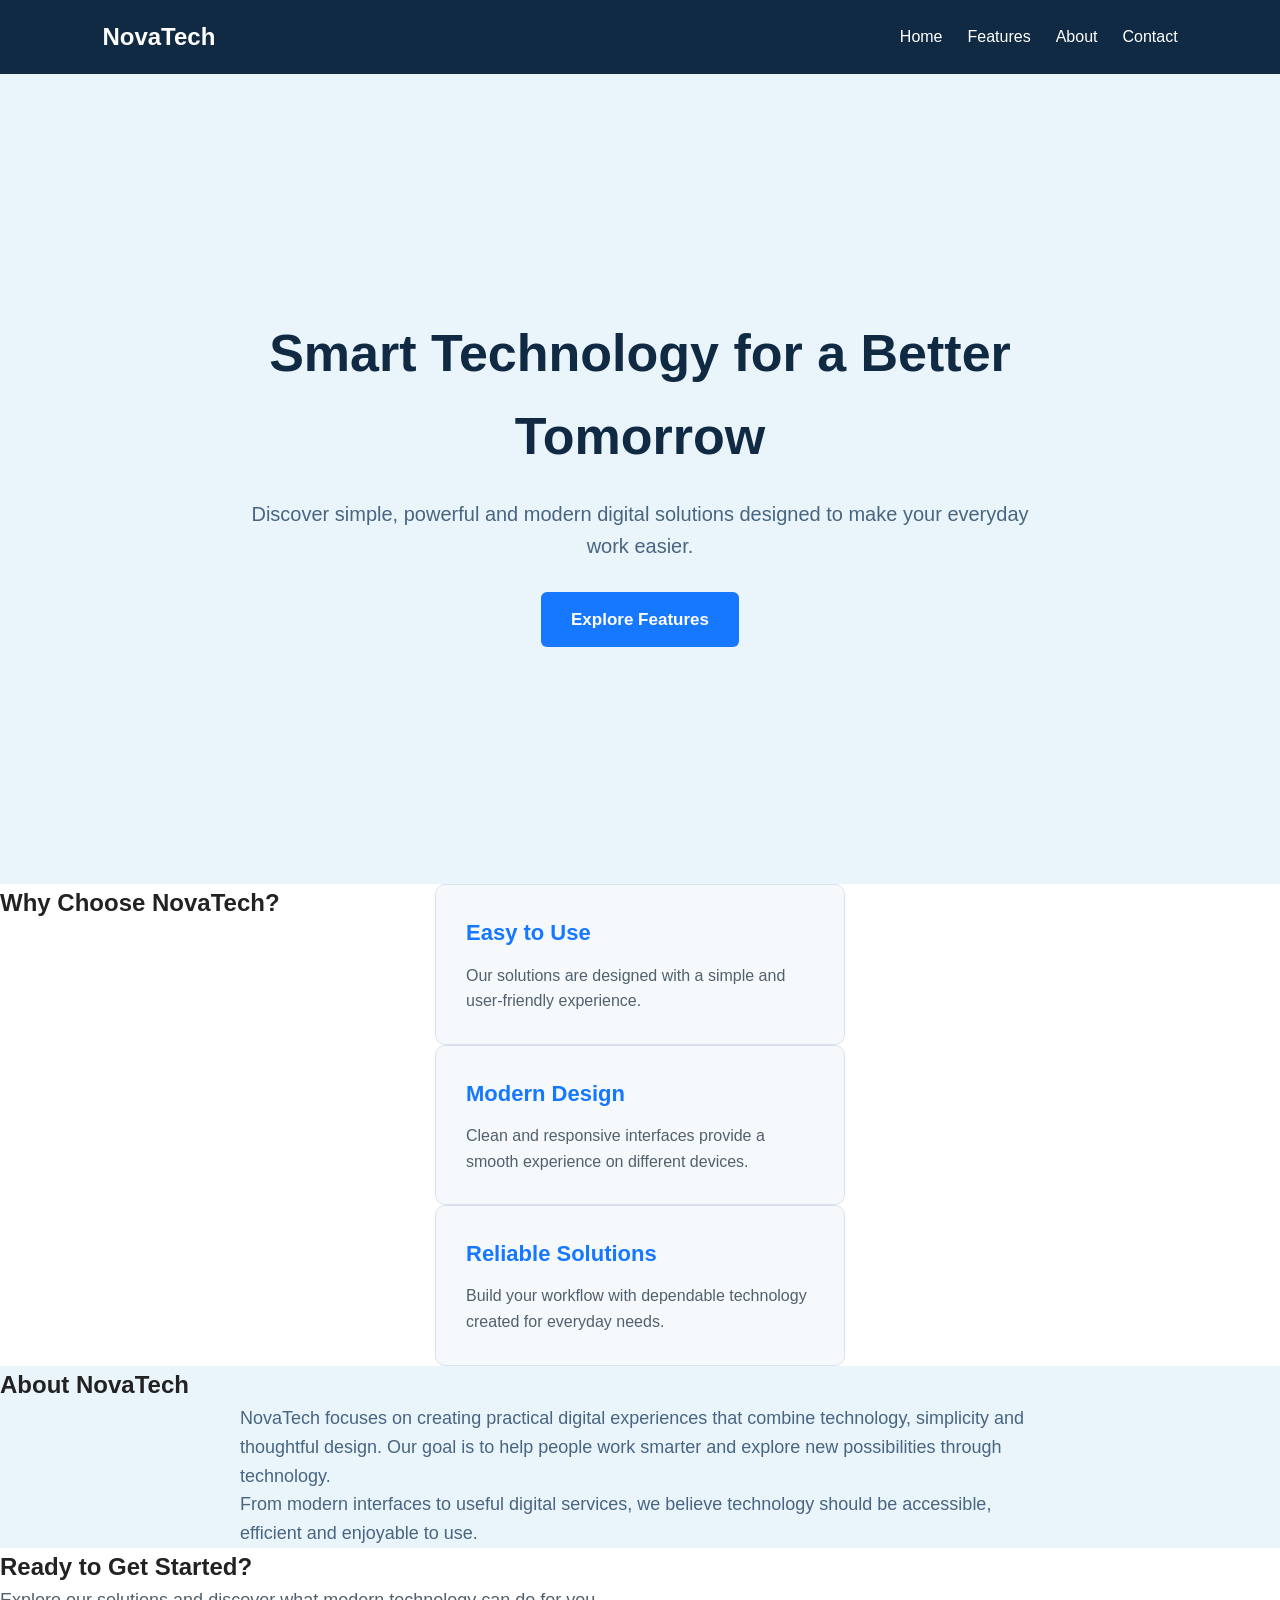
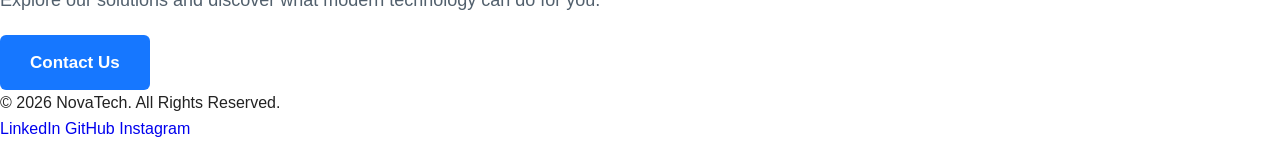
<file: index.html>
<!DOCTYPE html>
<html lang="en">
<head>
    <meta charset="UTF-8">
    <meta name="viewport" content="width=device-width, initial-scale=1.0">
    <title>NovaTech - Smart Solutions</title>

    <link rel="stylesheet" href="style.css">
</head>

<body>

    <!-- Navigation Bar -->
    <header>
        <nav class="navbar">
            <div class="logo">NovaTech</div>

            <ul class="nav-links">
                <li><a href="#home">Home</a></li>
                <li><a href="#features">Features</a></li>
                <li><a href="#about">About</a></li>
                <li><a href="#contact">Contact</a></li>
            </ul>
        </nav>
    </header>

    <!-- Hero Section -->
    <section id="home" class="hero">
        <div class="hero-content">
            <h1>Smart Technology for a Better Tomorrow</h1>

            <p>
                Discover simple, powerful and modern digital solutions
                designed to make your everyday work easier.
            </p>

            <a href="#features" class="cta-button">Explore Features</a>
        </div>
    </section>

    <!-- Features Section -->
    <section id="features" class="features">
        <h2>Why Choose NovaTech?</h2>

        <div class="feature-container">

            <div class="feature-card">
                <h3>Easy to Use</h3>
                <p>
                    Our solutions are designed with a simple and
                    user-friendly experience.
                </p>
            </div>

            <div class="feature-card">
                <h3>Modern Design</h3>
                <p>
                    Clean and responsive interfaces provide a smooth
                    experience on different devices.
                </p>
            </div>

            <div class="feature-card">
                <h3>Reliable Solutions</h3>
                <p>
                    Build your workflow with dependable technology
                    created for everyday needs.
                </p>
            </div>

        </div>
    </section>

    <!-- About Section -->
    <section id="about" class="about">
        <div class="about-content">
            <h2>About NovaTech</h2>

            <p>
                NovaTech focuses on creating practical digital experiences
                that combine technology, simplicity and thoughtful design.
                Our goal is to help people work smarter and explore new
                possibilities through technology.
            </p>

            <p>
                From modern interfaces to useful digital services,
                we believe technology should be accessible, efficient
                and enjoyable to use.
            </p>
        </div>
    </section>

    <!-- Contact Section -->
    <section id="contact" class="contact">
        <h2>Ready to Get Started?</h2>

        <p>
            Explore our solutions and discover what modern technology
            can do for you.
        </p>

        <a href="mailto:contact@novatech.example" class="cta-button">
            Contact Us
        </a>
    </section>

    <!-- Footer -->
    <footer>
        <p>© 2026 NovaTech. All Rights Reserved.</p>

        <div class="social-links">
            <a href="#">LinkedIn</a>
            <a href="#">GitHub</a>
            <a href="#">Instagram</a>
        </div>
    </footer>

</body>
</html>
</file>
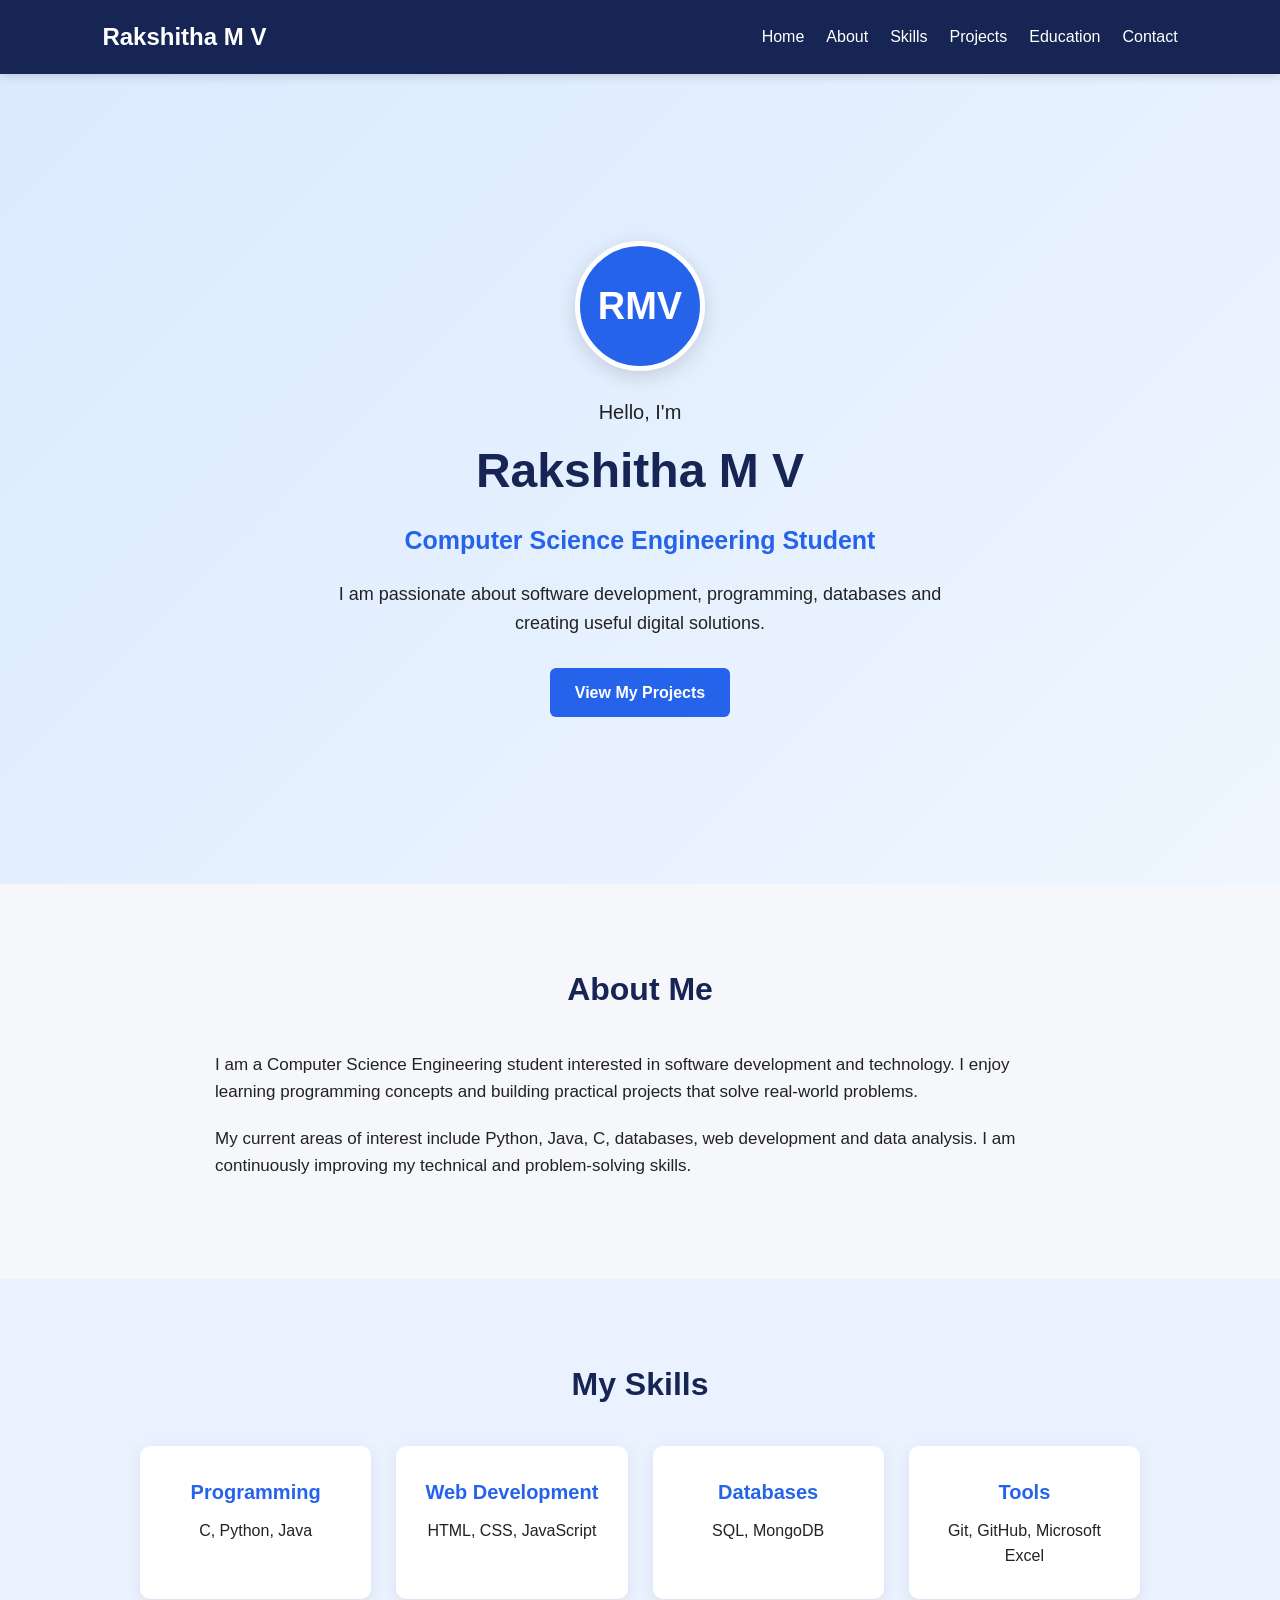
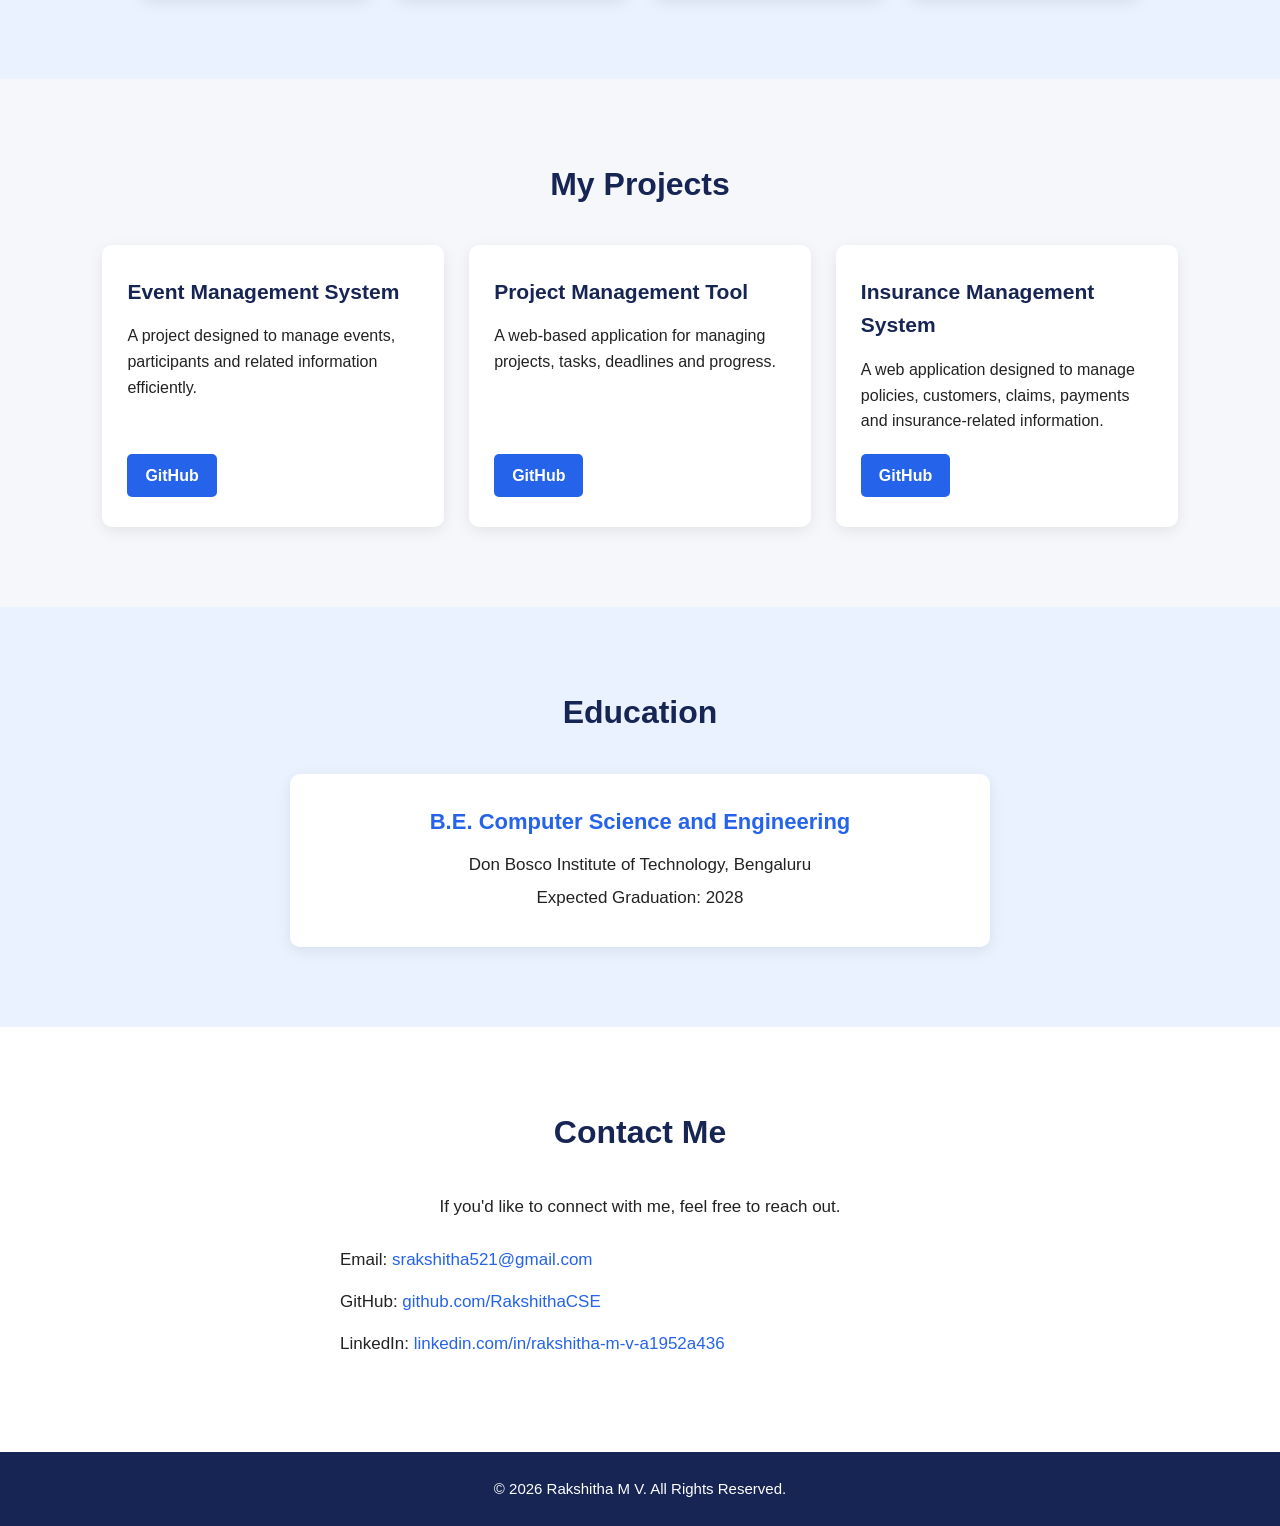
<file: WebDevelopment-Level1-Task2-PersonalPortfolio/index.html>
<!DOCTYPE html>
<html lang="en">
<head>
    <meta charset="UTF-8">
    <meta name="viewport" content="width=device-width, initial-scale=1.0">
    <title>Rakshitha M V | Personal Portfolio</title>
    <link rel="stylesheet" href="style.css">
</head>

<body>

    <!-- Navigation -->
    <header class="navbar">
        <div class="logo">Rakshitha M V</div>

        <nav>
            <ul class="nav-links">
                <li><a href="#home">Home</a></li>
                <li><a href="#about">About</a></li>
                <li><a href="#skills">Skills</a></li>
                <li><a href="#projects">Projects</a></li>
                <li><a href="#education">Education</a></li>
                <li><a href="#contact">Contact</a></li>
            </ul>
        </nav>
    </header>


    <!-- Home / Hero Section -->
    <section id="home" class="hero">

        <div class="hero-content">

            <!-- Avatar Placeholder -->
            <div class="profile-avatar">RMV</div>

            <p class="intro">Hello, I'm</p>

            <h1>Rakshitha M V</h1>

            <h2>Computer Science Engineering Student</h2>

            <p class="hero-description">
                I am passionate about software development, programming,
                databases and creating useful digital solutions.
            </p>

            <a href="#projects" class="button">
                View My Projects
            </a>

        </div>

    </section>


    <!-- About Section -->
    <section id="about" class="section">

        <h2>About Me</h2>

        <div class="about-content">

            <p>
                I am a Computer Science Engineering student interested in
                software development and technology. I enjoy learning
                programming concepts and building practical projects that
                solve real-world problems.
            </p>

            <p>
                My current areas of interest include Python, Java, C,
                databases, web development and data analysis. I am continuously
                improving my technical and problem-solving skills.
            </p>

        </div>

    </section>


    <!-- Skills Section -->
    <section id="skills" class="section skills-section">

        <h2>My Skills</h2>

        <div class="skills-grid">

            <div class="skill-card">
                <h3>Programming</h3>
                <p>C, Python, Java</p>
            </div>

            <div class="skill-card">
                <h3>Web Development</h3>
                <p>HTML, CSS, JavaScript</p>
            </div>

            <div class="skill-card">
                <h3>Databases</h3>
                <p>SQL, MongoDB</p>
            </div>

            <div class="skill-card">
                <h3>Tools</h3>
                <p>Git, GitHub, Microsoft Excel</p>
            </div>

        </div>

    </section>


    <!-- Projects Section -->
    <section id="projects" class="section">

        <h2>My Projects</h2>

        <div class="projects-grid">


            <!-- Project 1 -->
            <div class="project-card">

                <h3>Event Management System</h3>

                <p>
                    A project designed to manage events, participants and
                    related information efficiently.
                </p>

                <a href="https://github.com/RakshithaCSE"class="project-link">
                    GitHub
                </a>

            </div>


            <!-- Project 2 -->
            <div class="project-card">

                <h3>Project Management Tool</h3>

                <p>
                    A web-based application for managing projects, tasks,
                    deadlines and progress.
                </p>

                <a href="https://github.com/RakshithaCSE"class="project-link">
                    GitHub
                </a>

            </div>


            <!-- Project 3 -->
            <div class="project-card">

                <h3>Insurance Management System</h3>

                <p>
                    A web application designed to manage policies, customers,
                    claims, payments and insurance-related information.
                </p>

                <a href="https://github.com/RakshithaCSE" class="project-link">
                    GitHub
                </a>

            </div>

        </div>

    </section>


    <!-- Education Section -->
    <section id="education" class="section education-section">

        <h2>Education</h2>

        <div class="education-card">

            <h3>B.E. Computer Science and Engineering</h3>

            <p>
                Don Bosco Institute of Technology, Bengaluru
            </p>

            <p>
                Expected Graduation: 2028
            </p>

        </div>

    </section>


    <!-- Contact Section -->
    <section id="contact" class="section contact-section">

        <h2>Contact Me</h2>

        <p>
            If you'd like to connect with me, feel free to reach out.
        </p>

        <div class="contact-info">

            <p>
                Email:
                <a href="mailto:srakshitha521@gmail.com">
                    srakshitha521@gmail.com
                </a>
            </p>

            <p>
                GitHub:
                <a href="https://github.com/RakshithaCSE" target="_blank">
                    github.com/RakshithaCSE
                </a>
            </p>

            <p>
                LinkedIn:
                <a
                    href="https://www.linkedin.com/in/rakshitha-m-v-a1952a436/"
                    target="_blank">
                    linkedin.com/in/rakshitha-m-v-a1952a436
                </a>
            </p>

        </div>

    </section>


    <!-- Footer -->
    <footer class="footer">

        <p>
            © 2026 Rakshitha M V. All Rights Reserved.
        </p>

    </footer>

</body>
</html>
</file>
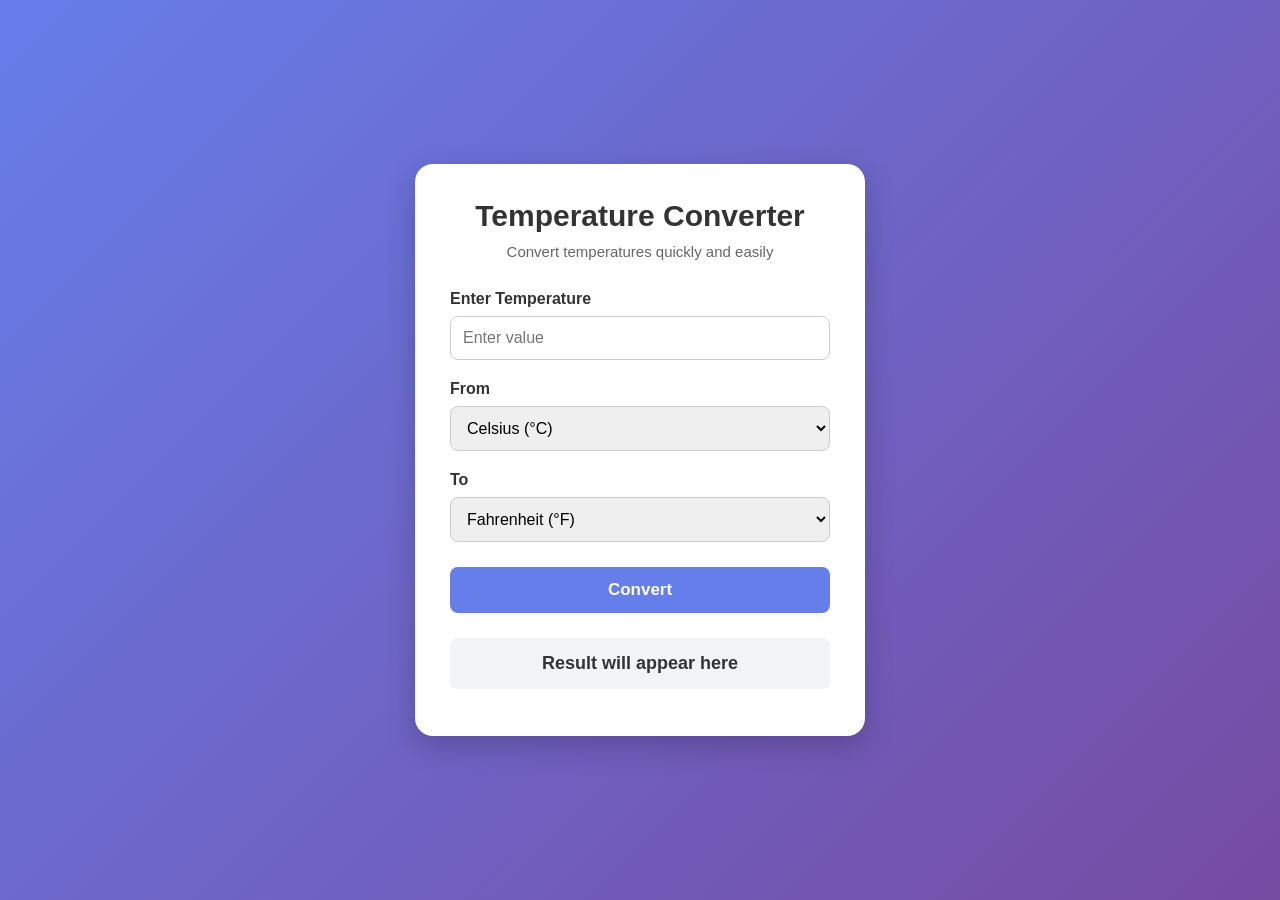
<file: WebDevelopment-Level1-Task3-TemperatureConverter/index.html>
<!DOCTYPE html>
<html lang="en">
<head>
    <meta charset="UTF-8">
    <meta name="viewport" content="width=device-width, initial-scale=1.0">
    <title>Temperature Converter</title>
    <link rel="stylesheet" href="style.css">
</head>
<body>

    <div class="converter">
        <h1>Temperature Converter</h1>
        <p class="subtitle">Convert temperatures quickly and easily</p>

        <div class="input-group">
            <label for="temperature">Enter Temperature</label>
            <input type="number" id="temperature" placeholder="Enter value">
        </div>

        <div class="input-group">
            <label for="fromUnit">From</label>
            <select id="fromUnit">
                <option value="celsius">Celsius (°C)</option>
                <option value="fahrenheit">Fahrenheit (°F)</option>
                <option value="kelvin">Kelvin (K)</option>
            </select>
        </div>

        <div class="input-group">
            <label for="toUnit">To</label>
            <select id="toUnit">
                <option value="fahrenheit">Fahrenheit (°F)</option>
                <option value="celsius">Celsius (°C)</option>
                <option value="kelvin">Kelvin (K)</option>
            </select>
        </div>

        <button id="convertBtn">Convert</button>

        <div id="result" class="result">
            Result will appear here
        </div>

        <p id="error" class="error"></p>
    </div>

    <script src="script.js"></script>
</body>
</html>
</file>
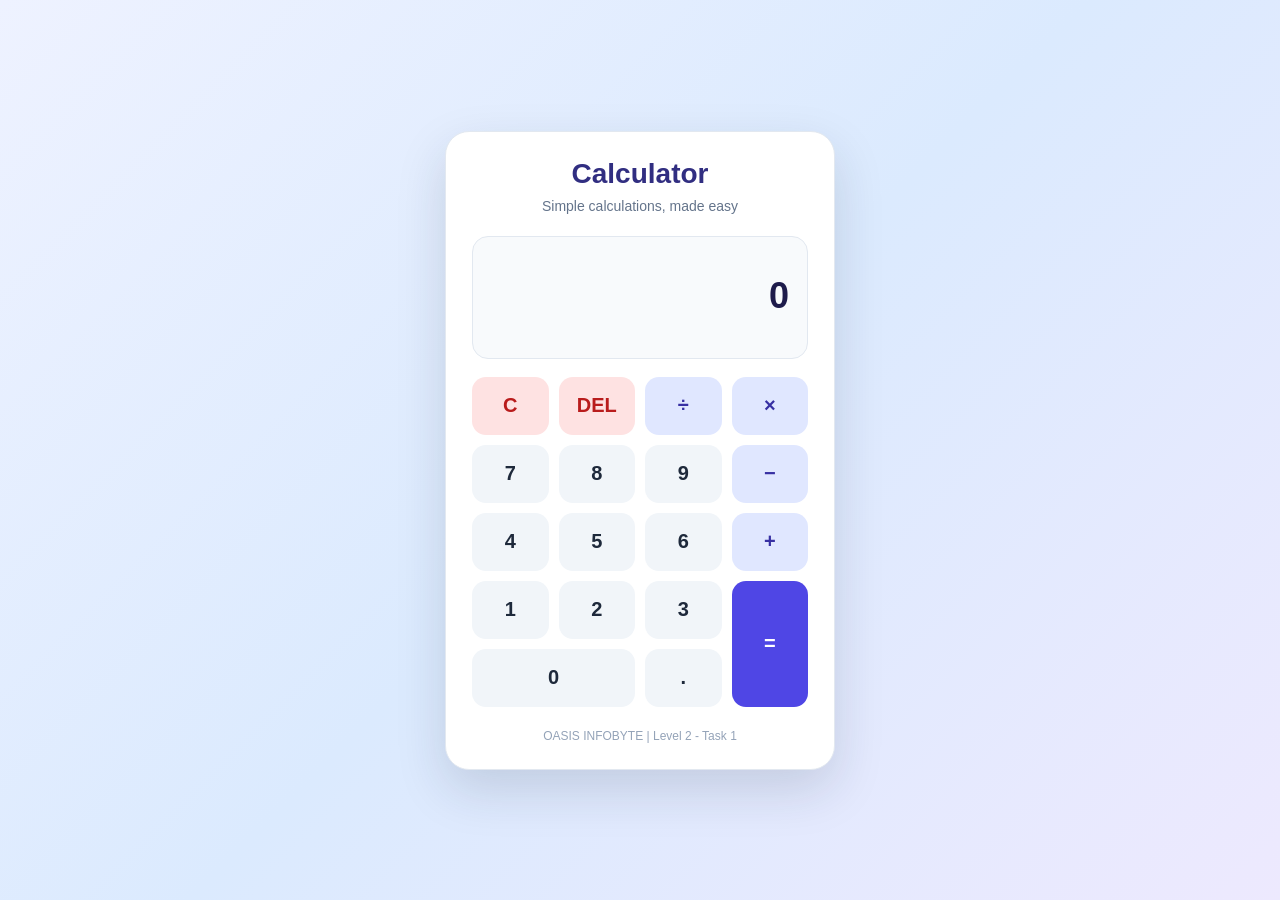
<file: WebDevelopment-Level2-Task1-Calculator/index.html>
<!DOCTYPE html>
<html lang="en">
<head>
    <meta charset="UTF-8">
    <meta name="viewport" content="width=device-width, initial-scale=1.0">
    <title>Calculator | OASIS INFOBYTE</title>
    <link rel="stylesheet" href="style.css">
    <script src="script.js" defer></script>
</head>
<body>

    <main class="calculator">
        <header class="calculator-header">
            <h1>Calculator</h1>
            <p>Simple calculations, made easy</p>
        </header>

        <section class="calculator-screen" aria-label="Calculator display">
            <div id="expression" class="expression" aria-live="polite"></div>
            <output id="display" class="display" aria-live="polite">0</output>
            <p id="message" class="message" role="status"></p>
        </section>

        <section class="buttons" aria-label="Calculator buttons">
            <button type="button" class="utility" data-action="clear">C</button>
            <button type="button" class="utility" data-action="delete" aria-label="Backspace">DEL</button>
            <button type="button" class="operator" data-value="/">÷</button>
            <button type="button" class="operator" data-value="*">×</button>

            <button type="button" data-value="7">7</button>
            <button type="button" data-value="8">8</button>
            <button type="button" data-value="9">9</button>
            <button type="button" class="operator" data-value="-">−</button>

            <button type="button" data-value="4">4</button>
            <button type="button" data-value="5">5</button>
            <button type="button" data-value="6">6</button>
            <button type="button" class="operator" data-value="+">+</button>

            <button type="button" data-value="1">1</button>
            <button type="button" data-value="2">2</button>
            <button type="button" data-value="3">3</button>
            <button type="button" class="equals" data-action="calculate">=</button>

            <button type="button" class="zero" data-value="0">0</button>
            <button type="button" data-action="decimal">.</button>
        </section>

        <footer class="calculator-footer">
            <p>OASIS INFOBYTE | Level 2 - Task 1</p>
        </footer>
    </main>

</body>
</html>
</file>
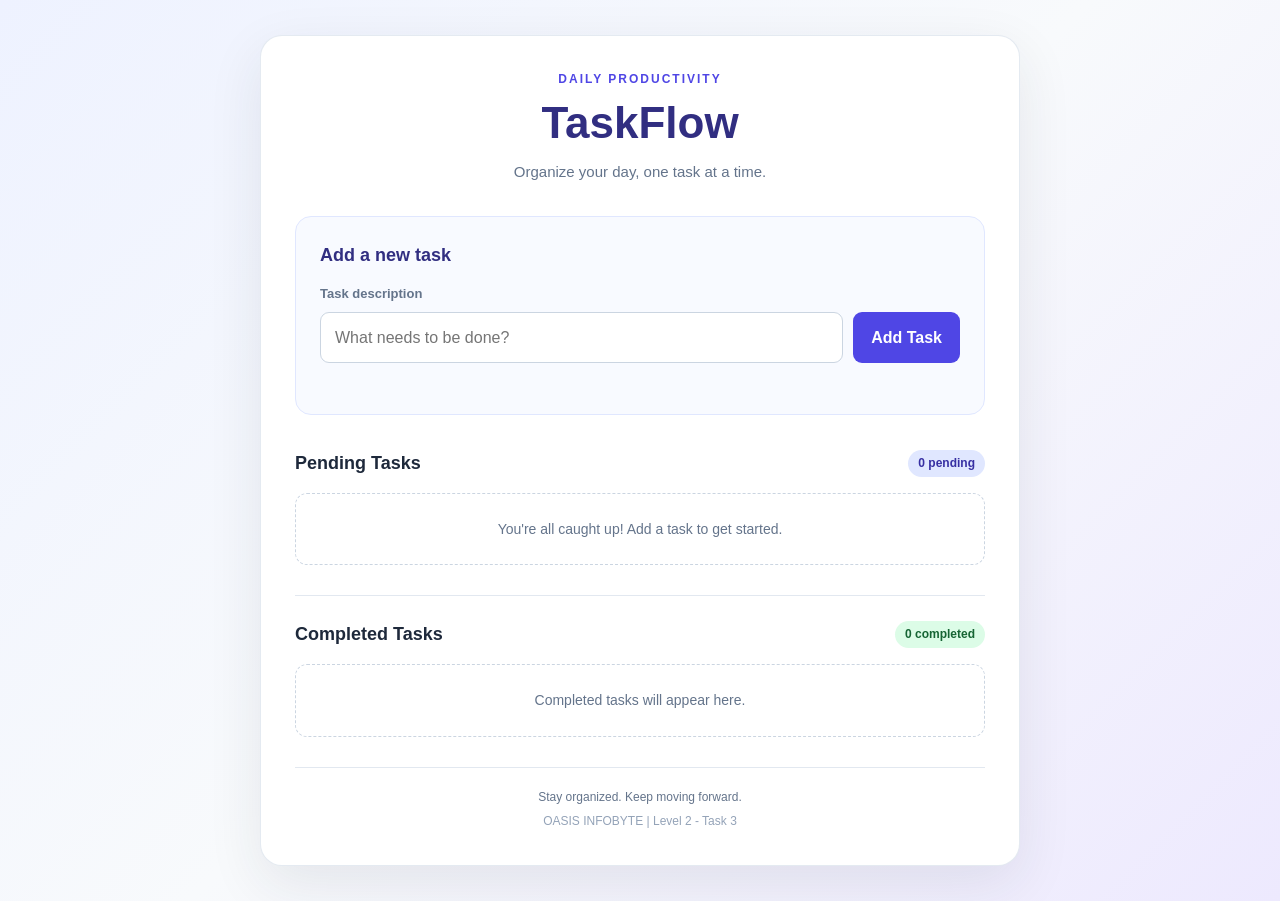
<file: WebDevelopment-Level2-Task3-ToDoApp/index.html>
<!DOCTYPE html>
<html lang="en">
<head>
    <meta charset="UTF-8">
    <meta name="viewport" content="width=device-width, initial-scale=1.0">
    <meta name="description" content="A simple and responsive task manager.">
    <title>TaskFlow | To-Do App</title>
    <link rel="stylesheet" href="style.css">
    <script src="script.js" defer></script>
</head>
<body>

    <main class="app-container">
        <header class="app-header">
            <p class="eyebrow">DAILY PRODUCTIVITY</p>
            <h1>TaskFlow</h1>
            <p class="subtitle">Organize your day, one task at a time.</p>
        </header>

        <section class="add-task-section" aria-labelledby="add-heading">
            <h2 id="add-heading">Add a new task</h2>

            <form id="taskForm">
                <label for="taskInput">Task description</label>
                <div class="input-row">
                    <input
                        type="text"
                        id="taskInput"
                        placeholder="What needs to be done?"
                        maxlength="200"
                        autocomplete="off"
                        required
                    >
                    <button type="submit" id="addTaskBtn">Add Task</button>
                </div>
                <p id="formMessage" class="form-message" role="status"></p>
            </form>
        </section>

        <section class="task-section" aria-labelledby="pending-heading">
            <div class="section-title">
                <h2 id="pending-heading">Pending Tasks</h2>
                <span id="pendingCount" class="count-badge">0 pending</span>
            </div>

            <ul id="pendingList" class="task-list" aria-label="Pending tasks"></ul>

            <p id="pendingEmpty" class="empty-state">
                You're all caught up! Add a task to get started.
            </p>
        </section>

        <section class="task-section completed-section"
                 aria-labelledby="completed-heading">
            <div class="section-title">
                <h2 id="completed-heading">Completed Tasks</h2>
                <span id="completedCount" class="count-badge completed-badge">
                    0 completed
                </span>
            </div>

            <ul id="completedList" class="task-list"
                aria-label="Completed tasks"></ul>

            <p id="completedEmpty" class="empty-state">
                Completed tasks will appear here.
            </p>
        </section>

        <footer class="app-footer">
            <p>Stay organized. Keep moving forward.</p>
            <p>OASIS INFOBYTE | Level 2 - Task 3</p>
        </footer>
    </main>

</body>
</html>
</file>
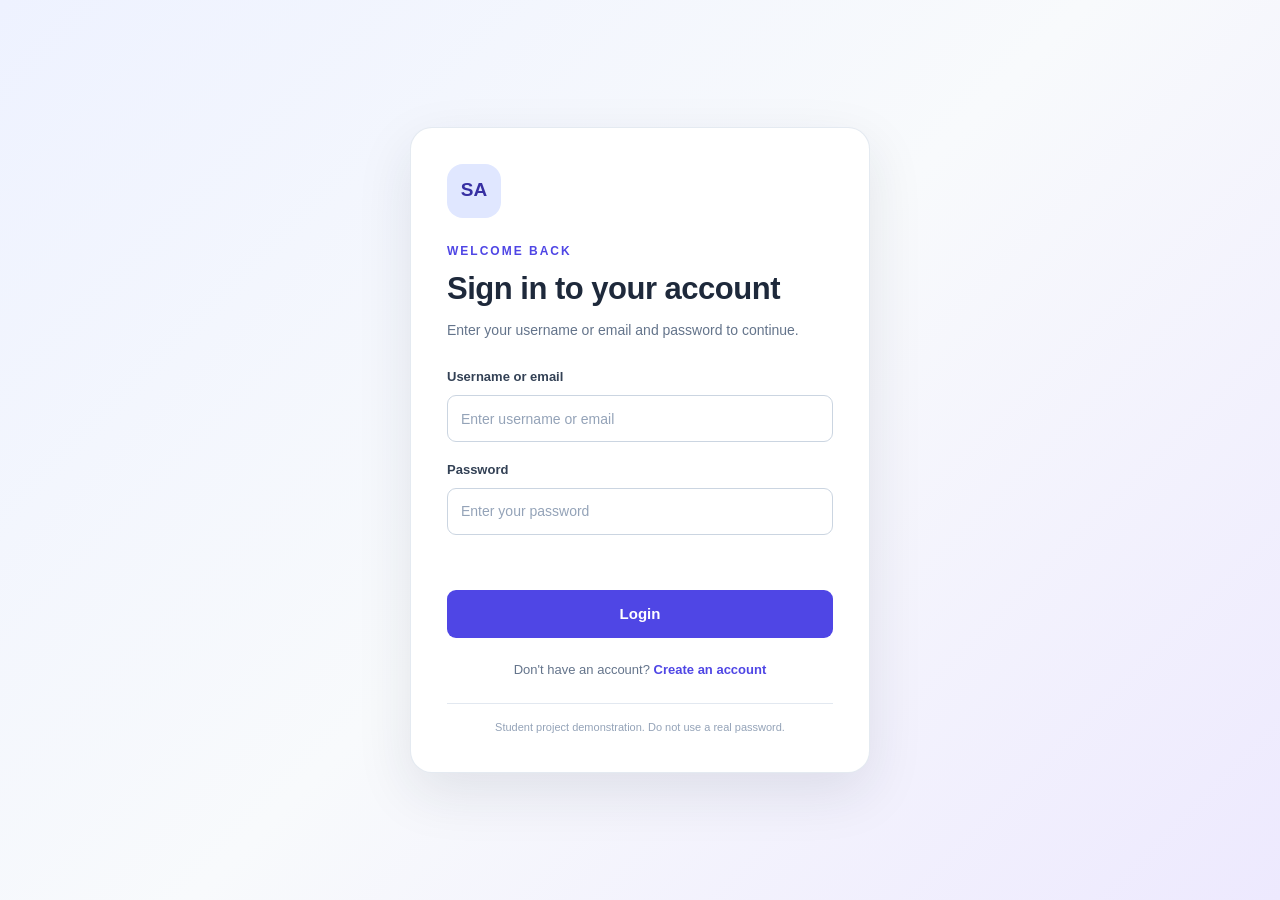
<file: WebDevelopment-Level2-Task4-LoginAuthentication/index.html>
<!DOCTYPE html>
<html lang="en">
<head>
    <meta charset="UTF-8">
    <meta name="viewport" content="width=device-width, initial-scale=1.0">
    <meta name="description" content="Login to your account in the authentication demo.">
    <title>Login | SecureAccess</title>
    <link rel="stylesheet" href="style.css">
    <script src="script.js" defer></script>
</head>
<body data-page="login">

    <main class="auth-container">
        <section class="auth-card">
            <div class="brand-mark" aria-hidden="true">SA</div>

            <p class="eyebrow">WELCOME BACK</p>
            <h1>Sign in to your account</h1>
            <p class="subtitle">
                Enter your username or email and password to continue.
            </p>

            <form id="loginForm" novalidate>
                <div class="form-group">
                    <label for="loginIdentifier">Username or email</label>
                    <input
                        type="text"
                        id="loginIdentifier"
                        name="identifier"
                        placeholder="Enter username or email"
                        autocomplete="username"
                        required
                    >
                </div>

                <div class="form-group">
                    <label for="loginPassword">Password</label>
                    <input
                        type="password"
                        id="loginPassword"
                        name="password"
                        placeholder="Enter your password"
                        autocomplete="current-password"
                        required
                    >
                </div>

                <p id="loginMessage" class="form-message" role="status"
                   aria-live="polite"></p>

                <button type="submit" class="primary-button">
                    Login
                </button>
            </form>

            <p class="switch-page">
                Don't have an account?
                <a href="register.html">Create an account</a>
            </p>

            <p class="demo-notice">
                Student project demonstration. Do not use a real password.
            </p>
        </section>
    </main>

</body>
</html>
</file>
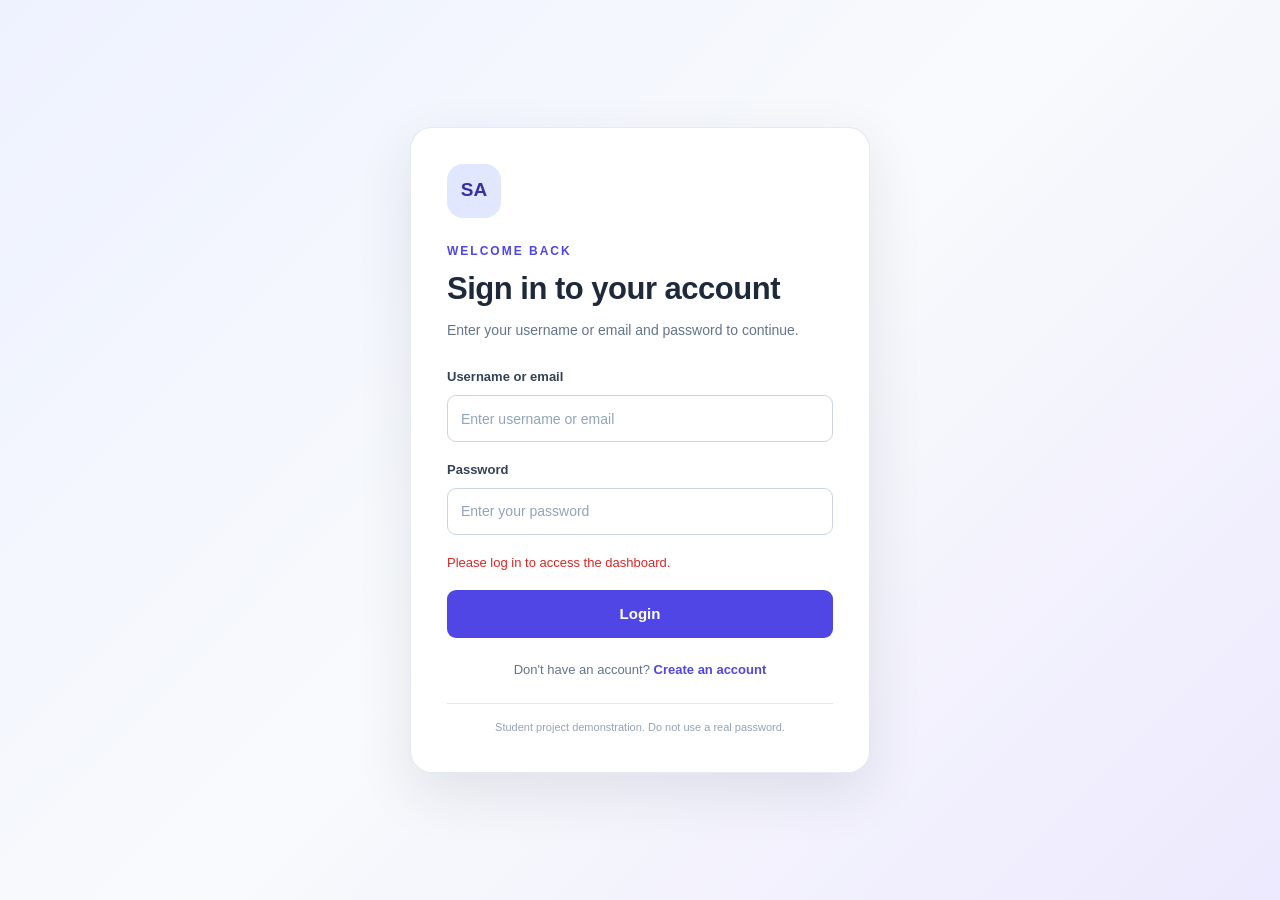
<file: WebDevelopment-Level2-Task4-LoginAuthentication/dashboard.html>
<!DOCTYPE html>
<html lang="en">
<head>
    <meta charset="UTF-8">
    <meta name="viewport" content="width=device-width, initial-scale=1.0">
    <meta name="description" content="SecureAccess demo dashboard.">
    <title>Dashboard | SecureAccess</title>
    <link rel="stylesheet" href="style.css">
    <script src="script.js" defer></script>
</head>
<body data-page="dashboard">

    <header class="dashboard-header">
        <a class="dashboard-brand" href="dashboard.html">
            SecureAccess
        </a>

        <button type="button" id="logoutButton" class="logout-button">
            Logout
        </button>
    </header>

    <main class="dashboard-container">
        <section class="welcome-card">
            <p class="eyebrow">YOUR ACCOUNT</p>

            <h1>Welcome, <span id="welcomeUsername">User</span>!</h1>

            <p class="subtitle">
                You have successfully logged in to your dashboard.
            </p>
        </section>

        <section class="dashboard-content">
            <h2>Dashboard Overview</h2>

            <p>
                This protected page demonstrates access after a successful
                login in the SecureAccess project.
            </p>

            <div class="account-details">
                <div class="detail-row">
                    <span>Username</span>
                    <strong id="profileUsername">—</strong>
                </div>

                <div class="detail-row">
                    <span>Email address</span>
                    <strong id="profileEmail">—</strong>
                </div>

                <div class="detail-row">
                    <span>Account status</span>
                    <strong class="status-active">Logged in</strong>
                </div>
            </div>
        </section>

        <p id="dashboardMessage" class="form-message" role="status"></p>

        <footer class="dashboard-footer">
            OASIS INFOBYTE | Level 2 - Task 4
        </footer>
    </main>

</body>
</html>
</file>
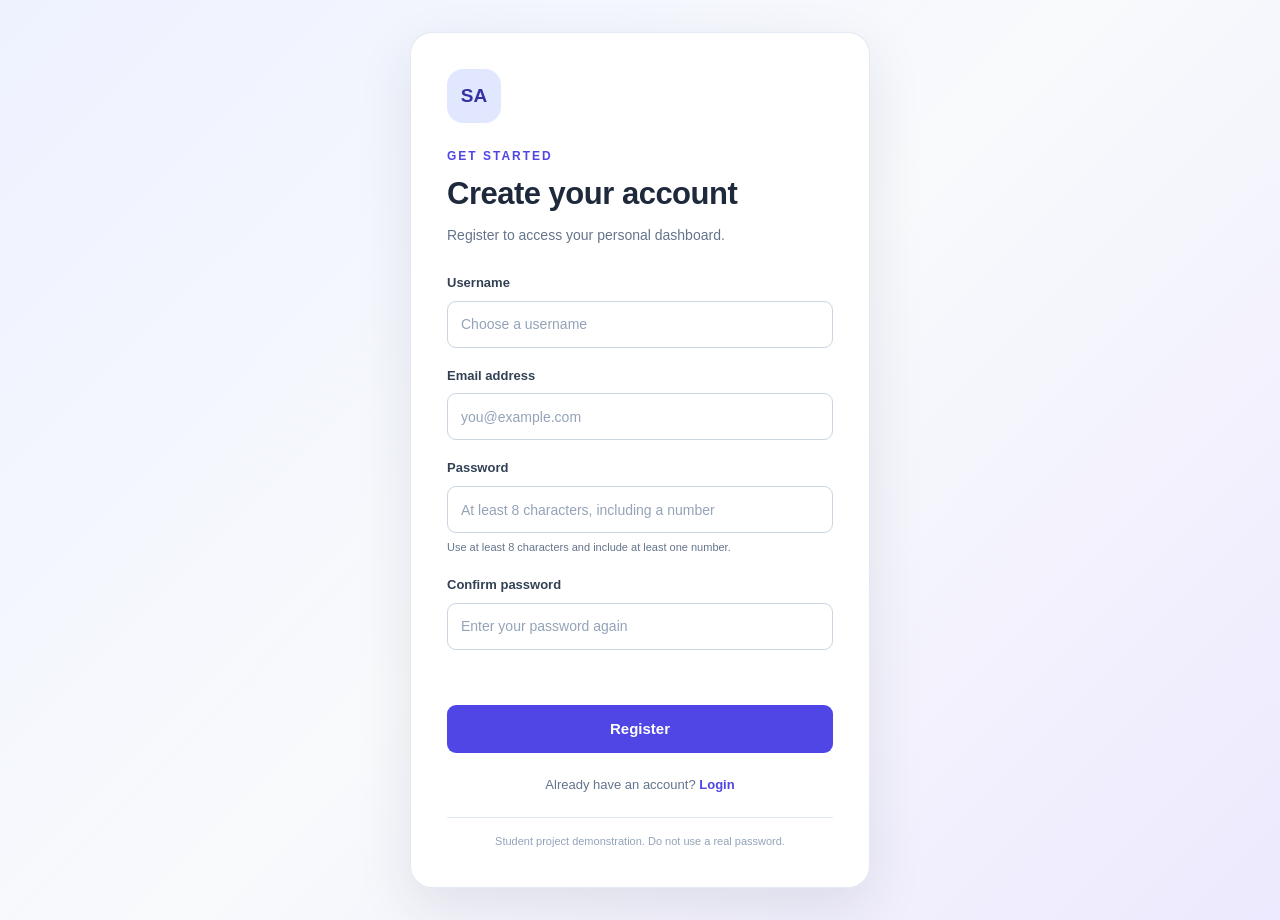
<file: WebDevelopment-Level2-Task4-LoginAuthentication/register.html>
<!DOCTYPE html>
<html lang="en">
<head>
    <meta charset="UTF-8">
    <meta name="viewport" content="width=device-width, initial-scale=1.0">
    <meta name="description" content="Create an account for the SecureAccess demo.">
    <title>Register | SecureAccess</title>
    <link rel="stylesheet" href="style.css">
    <script src="script.js" defer></script>
</head>
<body data-page="register">

    <main class="auth-container">
        <section class="auth-card">
            <div class="brand-mark" aria-hidden="true">SA</div>

            <p class="eyebrow">GET STARTED</p>
            <h1>Create your account</h1>
            <p class="subtitle">
                Register to access your personal dashboard.
            </p>

            <form id="registerForm" novalidate>
                <div class="form-group">
                    <label for="registerUsername">Username</label>
                    <input
                        type="text"
                        id="registerUsername"
                        name="username"
                        placeholder="Choose a username"
                        minlength="3"
                        maxlength="30"
                        autocomplete="username"
                        required
                    >
                </div>

                <div class="form-group">
                    <label for="registerEmail">Email address</label>
                    <input
                        type="email"
                        id="registerEmail"
                        name="email"
                        placeholder="you@example.com"
                        autocomplete="email"
                        required
                    >
                </div>

                <div class="form-group">
                    <label for="registerPassword">Password</label>
                    <input
                        type="password"
                        id="registerPassword"
                        name="password"
                        placeholder="At least 8 characters, including a number"
                        minlength="8"
                        autocomplete="new-password"
                        required
                    >
                    <small class="field-hint">
                        Use at least 8 characters and include at least one number.
                    </small>
                </div>

                <div class="form-group">
                    <label for="confirmPassword">Confirm password</label>
                    <input
                        type="password"
                        id="confirmPassword"
                        name="confirmPassword"
                        placeholder="Enter your password again"
                        autocomplete="new-password"
                        required
                    >
                </div>

                <p id="registerMessage" class="form-message"
                   role="status" aria-live="polite"></p>

                <button type="submit" class="primary-button">
                    Register
                </button>
            </form>

            <p class="switch-page">
                Already have an account?
                <a href="index.html">Login</a>
            </p>

            <p class="demo-notice">
                Student project demonstration. Do not use a real password.
            </p>
        </section>
    </main>

</body>
</html>
</file>
<file: style.css>
/* ===== General ===== */
* {
    margin: 0;
    padding: 0;
    box-sizing: border-box;
}

html {
    scroll-behavior: smooth;
}

body {
    font-family: Arial, sans-serif;
    line-height: 1.6;
    color: #222;
    background: #ffffff;
}

a {
    text-decoration: none;
}

/* ===== Navigation ===== */
.navbar {
    position: sticky;
    top: 0;
    z-index: 1000;
    display: flex;
    justify-content: space-between;
    align-items: center;
    padding: 18px 8%;
    background: #102a43;
}

.logo {
    color: #ffffff;
    font-size: 24px;
    font-weight: bold;
}

.nav-links {
    display: flex;
    gap: 25px;
    list-style: none;
}

.nav-links a {
    color: #ffffff;
    font-size: 16px;
}

.nav-links a:hover {
    color: #5bc0eb;
}

/* ===== Hero Section ===== */
.hero {
    min-height: 90vh;
    display: flex;
    justify-content: center;
    align-items: center;
    text-align: center;
    padding: 60px 8%;
    background: #eaf4fb;
}

.hero-content {
    max-width: 800px;
}

.hero h1 {
    font-size: 52px;
    color: #102a43;
    margin-bottom: 20px;
}

.hero p {
    font-size: 20px;
    color: #486581;
    margin-bottom: 30px;
}

.cta-button {
    display: inline-block;
    padding: 14px 30px;
    background: #1677ff;
    color: #ffffff;
    border-radius: 6px;
    font-size: 17px;
    font-weight: bold;
}

.cta-button:hover {
    background: #0b5ed7;
}

/* ===== Common Section ===== */
.section {
    padding: 80px 8%;
    text-align: center;
}

.section h2 {
    font-size: 36px;
    color: #102a43;
    margin-bottom: 40px;
}

/* ===== Features ===== */
.features {
    display: grid;
    grid-template-columns: repeat(3, 1fr);
    gap: 25px;
}

.feature-card {
    padding: 30px;
    background: #f5f9fc;
    border-radius: 10px;
    border: 1px solid #d9e2ec;
}

.feature-card h3 {
    font-size: 22px;
    color: #1677ff;
    margin-bottom: 12px;
}

.feature-card p {
    font-size: 16px;
    color: #52606d;
}

/* ===== About ===== */
.about {
    background: #eaf4fb;
}

.about p {
    max-width: 800px;
    margin: auto;
    font-size: 18px;
    color: #486581;
}

/* ===== Contact ===== */
.contact p {
    font-size: 18px;
    margin-bottom: 20px;
    color: #52606d;
}

/* ===== Footer ===== */
.footer {
    padding: 30px 8%;
    text-align: center;
    background: #102a43;
    color: #ffffff;
}

.footer p {
    margin-bottom: 12px;
}

.footer a {
    color: #5bc0eb;
    margin: 0 8px;
}

.footer a:hover {
    color: #ffffff;
}

/* ===== Responsive Design ===== */
@media (max-width: 768px) {
    .navbar {
        flex-direction: column;
        gap: 12px;
    }

    .nav-links {
        gap: 15px;
        flex-wrap: wrap;
        justify-content: center;
    }

    .hero h1 {
        font-size: 38px;
    }

    .hero p {
        font-size: 18px;
    }

    .features {
        grid-template-columns: 1fr;
    }

    .section {
        padding: 60px 6%;
    }

    .section h2 {
        font-size: 30px;
    }
}
</file>
<file: WebDevelopment-Level1-Task2-PersonalPortfolio/style.css>
/* ================================
   Basic Reset
================================ */

* {
    margin: 0;
    padding: 0;
    box-sizing: border-box;
}


/* ================================
   Smooth Scrolling
================================ */

html {
    scroll-behavior: smooth;
}


/* ================================
   Body
================================ */

body {
    font-family: Arial, Helvetica, sans-serif;
    line-height: 1.6;
    background-color: #f5f7fb;
    color: #222;
}


/* ================================
   Navigation Bar
================================ */

.navbar {
    position: sticky;
    top: 0;
    z-index: 1000;

    display: flex;
    justify-content: space-between;
    align-items: center;

    padding: 18px 8%;

    background-color: #172554;
    color: white;

    box-shadow: 0 2px 10px rgba(0, 0, 0, 0.15);
}


/* Logo */

.logo {
    font-size: 24px;
    font-weight: bold;
}


/* Navigation Links */

.nav-links {
    display: flex;
    list-style: none;
    gap: 22px;
}

.nav-links a {
    color: white;
    text-decoration: none;
    font-size: 16px;
    transition: 0.3s;
}

.nav-links a:hover {
    color: #93c5fd;
}


/* ================================
   Hero Section
================================ */

.hero {
    min-height: 90vh;

    display: flex;
    justify-content: center;
    align-items: center;

    text-align: center;

    padding: 80px 20px;

    background: linear-gradient(
        135deg,
        #dbeafe,
        #eff6ff
    );
}


.hero-content {
    max-width: 800px;
}


/* Avatar */

.profile-avatar {
    width: 130px;
    height: 130px;

    margin: 0 auto 25px;

    display: flex;
    justify-content: center;
    align-items: center;

    border-radius: 50%;

    background-color: #2563eb;
    color: white;

    font-size: 38px;
    font-weight: bold;

    border: 5px solid white;

    box-shadow: 0 5px 20px rgba(0, 0, 0, 0.15);
}


.intro {
    font-size: 20px;
    margin-bottom: 5px;
}


.hero h1 {
    font-size: 48px;
    color: #172554;
    margin-bottom: 10px;
}


.hero h2 {
    font-size: 25px;
    color: #2563eb;
    margin-bottom: 20px;
}


.hero-description {
    font-size: 18px;
    max-width: 650px;
    margin: 0 auto 30px;
}


/* Button */

.button {
    display: inline-block;

    padding: 12px 25px;

    background-color: #2563eb;
    color: white;

    text-decoration: none;

    border-radius: 6px;

    font-weight: bold;

    transition: 0.3s;
}

.button:hover {
    background-color: #172554;
    transform: translateY(-2px);
}


/* ================================
   General Sections
================================ */

.section {
    padding: 80px 8%;

    text-align: center;

    scroll-margin-top: 80px;
}


.section h2 {
    font-size: 32px;

    color: #172554;

    margin-bottom: 35px;
}


/* ================================
   About Section
================================ */

.about-content {
    max-width: 850px;

    margin: auto;

    text-align: left;
}

.about-content p {
    font-size: 17px;

    margin-bottom: 20px;
}


/* ================================
   Skills Section
================================ */

.skills-section {
    background-color: #eaf2ff;
}


.skills-grid {
    display: grid;

    grid-template-columns: repeat(4, 1fr);

    gap: 25px;

    max-width: 1000px;

    margin: auto;
}


.skill-card {
    background-color: white;

    padding: 30px 20px;

    border-radius: 10px;

    box-shadow: 0 4px 15px rgba(0, 0, 0, 0.08);

    transition: 0.3s;
}


.skill-card:hover {
    transform: translateY(-5px);
}


.skill-card h3 {
    color: #2563eb;

    font-size: 20px;

    margin-bottom: 10px;
}


.skill-card p {
    font-size: 16px;
}


/* ================================
   Projects Section
================================ */

.projects-grid {
    display: grid;

    grid-template-columns: repeat(3, 1fr);

    gap: 25px;

    max-width: 1100px;

    margin: auto;
}


.project-card {
    background-color: white;

    padding: 30px 25px;

    border-radius: 10px;

    text-align: left;

    box-shadow: 0 4px 15px rgba(0, 0, 0, 0.08);

    display: flex;
    flex-direction: column;

    min-height: 260px;

    transition: 0.3s;
}


.project-card:hover {
    transform: translateY(-5px);
}


.project-card h3 {
    color: #172554;

    font-size: 21px;

    margin-bottom: 15px;
}


.project-card p {
    font-size: 16px;

    margin-bottom: 20px;

    flex-grow: 1;
}


/* GitHub Project Link */

.project-link {
    display: inline-block;

    width: fit-content;

    padding: 9px 18px;

    background-color: #2563eb;

    color: white;

    text-decoration: none;

    border-radius: 5px;

    font-weight: bold;

    transition: 0.3s;
}


.project-link:hover {
    background-color: #172554;
}


/* ================================
   Education Section
================================ */

.education-section {
    background-color: #eaf2ff;
}


.education-card {
    max-width: 700px;

    margin: auto;

    padding: 30px;

    background-color: white;

    border-radius: 10px;

    box-shadow: 0 4px 15px rgba(0, 0, 0, 0.08);
}


.education-card h3 {
    color: #2563eb;

    font-size: 22px;

    margin-bottom: 12px;
}


.education-card p {
    font-size: 17px;

    margin-bottom: 6px;
}


/* ================================
   Contact Section
================================ */

.contact-section {
    background-color: white;
}


.contact-section > p {
    margin-bottom: 25px;

    font-size: 17px;
}


.contact-info {
    max-width: 600px;

    margin: auto;

    text-align: left;
}


.contact-info p {
    margin-bottom: 15px;

    font-size: 17px;
}


.contact-info a {
    color: #2563eb;

    text-decoration: none;
}


.contact-info a:hover {
    text-decoration: underline;
}


/* ================================
   Footer
================================ */

.footer {
    padding: 25px;

    text-align: center;

    background-color: #172554;

    color: white;

    font-size: 15px;
}


/* ================================
   Responsive Design
================================ */

@media (max-width: 900px) {

    .navbar {
        flex-direction: column;

        gap: 15px;

        text-align: center;
    }

    .skills-grid {
        grid-template-columns: repeat(2, 1fr);
    }

    .projects-grid {
        grid-template-columns: repeat(2, 1fr);
    }

}


@media (max-width: 600px) {

    .navbar {
        padding: 15px 5%;
    }


    .nav-links {
        flex-wrap: wrap;

        justify-content: center;

        gap: 12px;
    }


    .nav-links a {
        font-size: 14px;
    }


    .hero {
        min-height: 85vh;

        padding: 60px 20px;
    }


    .profile-avatar {
        width: 110px;
        height: 110px;

        font-size: 32px;
    }


    .hero h1 {
        font-size: 36px;
    }


    .hero h2 {
        font-size: 21px;
    }


    .hero-description {
        font-size: 16px;
    }


    .section {
        padding: 60px 20px;
    }


    .section h2 {
        font-size: 28px;
    }


    .skills-grid {
        grid-template-columns: 1fr;
    }


    .projects-grid {
        grid-template-columns: 1fr;
    }


    .project-card {
        min-height: auto;
    }


    .education-card {
        padding: 25px 20px;
    }

}
</file>
<file: WebDevelopment-Level1-Task3-TemperatureConverter/style.css>
* {
    margin: 0;
    padding: 0;
    box-sizing: border-box;
}

body {
    min-height: 100vh;
    display: flex;
    justify-content: center;
    align-items: center;
    padding: 20px;
    font-family: Arial, sans-serif;
    background: linear-gradient(135deg, #667eea, #764ba2);
}

.converter {
    width: 100%;
    max-width: 450px;
    padding: 35px;
    background: white;
    border-radius: 18px;
    box-shadow: 0 10px 30px rgba(0, 0, 0, 0.2);
}

h1 {
    text-align: center;
    font-size: 30px;
    margin-bottom: 10px;
    color: #333;
}

.subtitle {
    text-align: center;
    color: #666;
    margin-bottom: 30px;
    font-size: 15px;
}

.input-group {
    margin-bottom: 20px;
}

label {
    display: block;
    margin-bottom: 8px;
    font-weight: bold;
    color: #333;
}

input,
select {
    width: 100%;
    padding: 12px;
    border: 1px solid #ccc;
    border-radius: 8px;
    font-size: 16px;
    outline: none;
}

input:focus,
select:focus {
    border-color: #667eea;
}

button {
    width: 100%;
    padding: 13px;
    border: none;
    border-radius: 8px;
    background: #667eea;
    color: white;
    font-size: 17px;
    font-weight: bold;
    cursor: pointer;
    margin-top: 5px;
}

button:hover {
    background: #5568d9;
}

.result {
    margin-top: 25px;
    padding: 15px;
    text-align: center;
    background: #f1f3f5;
    border-radius: 8px;
    color: #333;
    font-size: 18px;
    font-weight: bold;
}

.error {
    margin-top: 12px;
    text-align: center;
    color: #d93025;
    font-size: 14px;
}

@media (max-width: 500px) {
    .converter {
        padding: 25px;
    }

    h1 {
        font-size: 25px;
    }
}
</file>
<file: WebDevelopment-Level2-Task1-Calculator/style.css>
* {
    margin: 0;
    padding: 0;
    box-sizing: border-box;
}

body {
    min-height: 100vh;
    display: flex;
    justify-content: center;
    align-items: center;
    padding: 24px;
    font-family: Arial, Helvetica, sans-serif;
    background: linear-gradient(135deg, #eef2ff, #dbeafe, #ede9fe);
    color: #1e293b;
}

.calculator {
    width: 100%;
    max-width: 390px;
    padding: 26px;
    background: #ffffff;
    border: 1px solid #e2e8f0;
    border-radius: 24px;
    box-shadow: 0 20px 50px rgba(30, 41, 59, 0.15);
}

.calculator-header {
    text-align: center;
    margin-bottom: 22px;
}

.calculator-header h1 {
    font-size: 28px;
    margin-bottom: 8px;
    color: #312e81;
}

.calculator-header p {
    color: #64748b;
    font-size: 14px;
}

.calculator-screen {
    min-height: 118px;
    display: flex;
    flex-direction: column;
    justify-content: flex-end;
    align-items: flex-end;
    padding: 18px;
    margin-bottom: 18px;
    border-radius: 16px;
    background: #f8fafc;
    border: 1px solid #e2e8f0;
    overflow-wrap: anywhere;
}

.expression {
    width: 100%;
    min-height: 20px;
    text-align: right;
    font-size: 14px;
    color: #64748b;
}

.display {
    width: 100%;
    text-align: right;
    font-size: 36px;
    font-weight: bold;
    color: #1e1b4b;
    overflow-wrap: anywhere;
}

.message {
    min-height: 18px;
    margin-top: 5px;
    font-size: 12px;
    color: #dc2626;
}

.buttons {
    display: grid;
    grid-template-columns: repeat(4, minmax(0, 1fr));
    gap: 10px;
}

.buttons button {
    min-width: 0;
    min-height: 58px;
    border: none;
    border-radius: 14px;
    background: #f1f5f9;
    color: #1e293b;
    font-size: 20px;
    font-weight: 600;
    cursor: pointer;
    transition: background 0.2s ease, transform 0.15s ease;
}

.buttons button:hover {
    background: #e2e8f0;
}

.buttons button:active {
    transform: scale(0.96);
}

.buttons button:focus-visible {
    outline: 3px solid #818cf8;
    outline-offset: 2px;
}

.buttons .operator {
    background: #e0e7ff;
    color: #3730a3;
}

.buttons .operator:hover {
    background: #c7d2fe;
}

.buttons .utility {
    background: #fee2e2;
    color: #b91c1c;
}

.buttons .utility:hover {
    background: #fecaca;
}

.buttons .equals {
    grid-row: span 2;
    background: #4f46e5;
    color: #ffffff;
}

.buttons .equals:hover {
    background: #4338ca;
}

.buttons .zero {
    grid-column: span 2;
}

.calculator-footer {
    margin-top: 22px;
    text-align: center;
    color: #94a3b8;
    font-size: 12px;
}

@media (max-width: 420px) {
    body {
        padding: 12px;
    }

    .calculator {
        padding: 18px;
        border-radius: 20px;
    }

    .buttons {
        gap: 8px;
    }

    .buttons button {
        min-height: 54px;
        font-size: 18px;
    }

    .display {
        font-size: 30px;
    }
}
</file>
<file: WebDevelopment-Level2-Task3-ToDoApp/style.css>
* {
  margin: 0;
  padding: 0;
  box-sizing: border-box;
  }

:root {
--primary: #4f46e5;
--primary-hover: #4338ca;
--background: #f5f7ff;
--surface: #ffffff;
--text: #1e293b;
--muted: #64748b;
--border: #e2e8f0;
--success: #15803d;
--danger: #dc2626;
}

body {
min-height: 100vh;
padding: 35px 16px;
background: linear-gradient(135deg, #eef2ff, #f8fafc, #ede9fe);
color: var(--text);
font-family: "Segoe UI", Arial, sans-serif;
line-height: 1.6;
}

button,
input {
font: inherit;
}

button {
cursor: pointer;
}

button:focus-visible,
input:focus-visible {
outline: 3px solid #a5b4fc;
outline-offset: 3px;
}

.app-container {
width: 100%;
max-width: 760px;
margin: 0 auto;
padding: 34px;
border: 1px solid rgba(226, 232, 240, 0.9);
border-radius: 22px;
background: var(--surface);
box-shadow: 0 18px 55px rgba(30, 41, 59, 0.09);
}

.app-header {
margin-bottom: 32px;
text-align: center;
}

.eyebrow {
margin-bottom: 8px;
color: var(--primary);
font-size: 12px;
font-weight: 800;
letter-spacing: 2px;
}

.app-header h1 {
color: #312e81;
font-size: clamp(32px, 5vw, 44px);
line-height: 1.2;
}

.subtitle {
margin-top: 10px;
color: var(--muted);
font-size: 15px;
}

.add-task-section {
margin-bottom: 34px;
padding: 24px;
border: 1px solid #e0e7ff;
border-radius: 16px;
background: #f8faff;
}

.add-task-section h2,
.section-title h2 {
font-size: 18px;
font-weight: 700;
}

.add-task-section h2 {
margin-bottom: 14px;
color: #312e81;
}

#taskForm label {
display: block;
margin-bottom: 7px;
color: var(--muted);
font-size: 13px;
font-weight: 600;
}

.input-row {
display: flex;
gap: 10px;
}

.input-row input {
width: 100%;
min-width: 0;
padding: 12px 14px;
border: 1px solid #cbd5e1;
border-radius: 9px;
background: #ffffff;
color: var(--text);
}

.input-row input:focus {
border-color: var(--primary);
outline: 2px solid #e0e7ff;
}

#addTaskBtn {
flex-shrink: 0;
padding: 12px 18px;
border: none;
border-radius: 9px;
background: var(--primary);
color: white;
font-weight: 700;
transition: background 0.2s ease, transform 0.2s ease;
}

#addTaskBtn:hover {
background: var(--primary-hover);
transform: translateY(-1px);
}

.form-message {
min-height: 20px;
margin-top: 7px;
color: var(--danger);
font-size: 13px;
}

.task-section {
margin-bottom: 30px;
}

.section-title {
display: flex;
flex-wrap: wrap;
align-items: center;
justify-content: space-between;
gap: 10px;
margin-bottom: 15px;
}

.section-title h2 {
color: var(--text);
}

.count-badge {
padding: 4px 10px;
border-radius: 20px;
background: #e0e7ff;
color: #3730a3;
font-size: 12px;
font-weight: 700;
}

.completed-badge {
background: #dcfce7;
color: #166534;
}

.task-list {
display: grid;
gap: 10px;
list-style: none;
}

.task-item {
display: flex;
align-items: flex-start;
gap: 12px;
padding: 15px;
border: 1px solid var(--border);
border-radius: 12px;
background: white;
transition: border-color 0.2s ease, background 0.2s ease;
}

.task-item:hover {
border-color: #c7d2fe;
background: #fcfcff;
}

.task-item.completed {
background: #f8faf9;
}

.task-content {
flex: 1;
min-width: 0;
}

.task-text {
overflow-wrap: anywhere;
color: var(--text);
font-size: 15px;
font-weight: 600;
white-space: pre-wrap;
}

.task-item.completed .task-text {
color: var(--muted);
text-decoration: line-through;
}

.task-time {
display: block;
margin-top: 5px;
color: var(--muted);
font-size: 11px;
}

.task-actions {
display: flex;
flex-wrap: wrap;
justify-content: flex-end;
gap: 6px;
}

.task-actions button {
padding: 6px 9px;
border: 1px solid var(--border);
border-radius: 7px;
background: white;
color: #334155;
font-size: 12px;
font-weight: 700;
transition: background 0.2s ease;
}

.task-actions button:hover {
background: #f1f5f9;
}

.task-actions .complete-btn {
border-color: #bbf7d0;
background: #f0fdf4;
color: #166534;
}

.task-actions .complete-btn:hover {
background: #dcfce7;
}

.task-actions .delete-btn {
border-color: #fecaca;
background: #fff7f7;
color: var(--danger);
}

.task-actions .delete-btn:hover {
background: #fee2e2;
}

.task-edit-input {
width: 100%;
padding: 8px 10px;
border: 1px solid #a5b4fc;
border-radius: 7px;
color: var(--text);
font: inherit;
}

.empty-state {
padding: 24px 16px;
border: 1px dashed #cbd5e1;
border-radius: 12px;
color: var(--muted);
font-size: 14px;
text-align: center;
}

[hidden] {
display: none !important;
}

.completed-section {
padding-top: 24px;
border-top: 1px solid var(--border);
}

.app-footer {
padding-top: 20px;
border-top: 1px solid var(--border);
color: var(--muted);
font-size: 12px;
text-align: center;
}

.app-footer p + p {
margin-top: 5px;
color: #94a3b8;
}

@media (max-width: 560px) {
body {
padding: 15px 10px;
}

```
.app-container {
    padding: 20px 15px;
    border-radius: 16px;
}

.add-task-section {
    padding: 17px;
}

.input-row {
    flex-direction: column;
}

#addTaskBtn {
    width: 100%;
}

.task-item {
    flex-direction: column;
}

.task-actions {
    width: 100%;
    justify-content: flex-start;
}

.task-actions button {
    min-height: 36px;
}
```

}

@media (prefers-reduced-motion: reduce) {
*,
*::before,
*::after {
scroll-behavior: auto !important;
transition-duration: 0.01ms !important;
}
}
</file>
<file: WebDevelopment-Level2-Task4-LoginAuthentication/style.css>
* {
  margin: 0;
  padding: 0;
  box-sizing: border-box;
  }

:root {
--primary: #4f46e5;
--primary-dark: #3730a3;
--background: #f5f7ff;
--surface: #ffffff;
--text: #1e293b;
--muted: #64748b;
--border: #e2e8f0;
--danger: #dc2626;
--success: #15803d;
}

body {
min-height: 100vh;
font-family: "Segoe UI", Arial, sans-serif;
line-height: 1.6;
color: var(--text);
background: linear-gradient(135deg, #eef2ff, #f8fafc, #ede9fe);
}

button,
input {
font: inherit;
}

button,
a {
-webkit-tap-highlight-color: transparent;
}

button:focus-visible,
a:focus-visible,
input:focus-visible {
outline: 3px solid #a5b4fc;
outline-offset: 3px;
}

.auth-container {
min-height: 100vh;
display: flex;
align-items: center;
justify-content: center;
padding: 32px 16px;
}

.auth-card {
width: 100%;
max-width: 460px;
padding: 36px;
background: var(--surface);
border: 1px solid rgba(226, 232, 240, 0.9);
border-radius: 22px;
box-shadow: 0 20px 55px rgba(30, 41, 59, 0.1);
}

.brand-mark {
width: 54px;
height: 54px;
display: grid;
place-items: center;
margin-bottom: 24px;
border-radius: 16px;
background: #e0e7ff;
color: var(--primary-dark);
font-size: 19px;
font-weight: 800;
}

.eyebrow {
margin-bottom: 8px;
color: var(--primary);
font-size: 12px;
font-weight: 800;
letter-spacing: 2px;
}

.auth-card h1 {
margin-bottom: 10px;
font-size: clamp(25px, 5vw, 31px);
line-height: 1.3;
letter-spacing: -0.5px;
}

.subtitle {
margin-bottom: 26px;
color: var(--muted);
font-size: 14px;
}

.form-group {
margin-bottom: 18px;
}

.form-group label {
display: block;
margin-bottom: 7px;
color: #334155;
font-size: 13px;
font-weight: 700;
}

.form-group input {
width: 100%;
min-height: 47px;
padding: 11px 13px;
border: 1px solid #cbd5e1;
border-radius: 9px;
background: #ffffff;
color: var(--text);
font-size: 14px;
transition: border-color 0.2s ease, box-shadow 0.2s ease;
}

.form-group input::placeholder {
color: #94a3b8;
}

.form-group input:focus {
border-color: var(--primary);
box-shadow: 0 0 0 3px #e0e7ff;
outline: none;
}

.field-hint {
display: block;
margin-top: 6px;
color: var(--muted);
font-size: 11px;
}

.primary-button {
width: 100%;
min-height: 48px;
margin-top: 5px;
border: none;
border-radius: 9px;
background: var(--primary);
color: #ffffff;
font-size: 15px;
font-weight: 700;
cursor: pointer;
transition: background 0.2s ease, transform 0.2s ease;
}

.primary-button:hover {
background: var(--primary-dark);
transform: translateY(-1px);
}

.primary-button:active {
transform: translateY(0);
}

.form-message {
min-height: 22px;
margin: 3px 0 10px;
color: var(--danger);
font-size: 13px;
overflow-wrap: anywhere;
}

.switch-page {
margin-top: 22px;
color: var(--muted);
font-size: 13px;
text-align: center;
}

.switch-page a {
color: var(--primary);
font-weight: 700;
text-decoration: none;
}

.switch-page a:hover {
text-decoration: underline;
}

.demo-notice {
margin-top: 22px;
padding-top: 15px;
border-top: 1px solid var(--border);
color: #94a3b8;
font-size: 11px;
text-align: center;
}

/* Dashboard */

.dashboard-header {
display: flex;
align-items: center;
justify-content: space-between;
gap: 16px;
padding: 18px max(5%, calc((100% - 1050px) / 2));
background: #ffffff;
border-bottom: 1px solid var(--border);
}

.dashboard-brand {
color: var(--primary-dark);
font-size: 20px;
font-weight: 800;
text-decoration: none;
}

.logout-button {
min-height: 40px;
padding: 8px 16px;
border: 1px solid #fecaca;
border-radius: 8px;
background: #fff7f7;
color: var(--danger);
font-size: 13px;
font-weight: 700;
cursor: pointer;
transition: background 0.2s ease;
}

.logout-button:hover {
background: #fee2e2;
}

.dashboard-container {
width: min(1050px, 90%);
margin: 42px auto;
}

.welcome-card {
padding: 32px;
border-radius: 18px;
background: linear-gradient(120deg, #312e81, #4f46e5);
color: #ffffff;
box-shadow: 0 12px 30px rgba(79, 70, 229, 0.15);
}

.welcome-card .eyebrow {
color: #c7d2fe;
}

.welcome-card h1 {
margin-bottom: 10px;
font-size: clamp(26px, 5vw, 36px);
}

.welcome-card .subtitle {
margin-bottom: 0;
color: #e0e7ff;
}

.dashboard-content {
margin-top: 26px;
padding: 28px;
border: 1px solid var(--border);
border-radius: 16px;
background: var(--surface);
}

.dashboard-content h2 {
margin-bottom: 10px;
font-size: 21px;
}

.dashboard-content > p {
color: var(--muted);
font-size: 14px;
}

.account-details {
margin-top: 24px;
border-top: 1px solid var(--border);
}

.detail-row {
display: flex;
justify-content: space-between;
align-items: flex-start;
gap: 18px;
padding: 15px 0;
border-bottom: 1px solid var(--border);
font-size: 14px;
}

.detail-row span {
color: var(--muted);
}

.detail-row strong {
text-align: right;
overflow-wrap: anywhere;
}

.status-active {
color: var(--success);
}

.dashboard-footer {
margin-top: 30px;
color: #94a3b8;
font-size: 12px;
text-align: center;
}

[hidden] {
display: none !important;
}

@media (max-width: 520px) {
.auth-container {
padding: 18px 12px;
}

```
.auth-card {
    padding: 25px 20px;
    border-radius: 17px;
}

.dashboard-header {
    padding: 15px 5%;
}

.dashboard-brand {
    font-size: 18px;
}

.dashboard-container {
    width: 92%;
    margin: 24px auto;
}

.welcome-card,
.dashboard-content {
    padding: 23px 19px;
}

.detail-row {
    flex-direction: column;
    gap: 4px;
}

.detail-row strong {
    text-align: left;
}
```

}

@media (prefers-reduced-motion: reduce) {
*,
*::before,
*::after {
scroll-behavior: auto !important;
transition-duration: 0.01ms !important;
}
}
</file>
